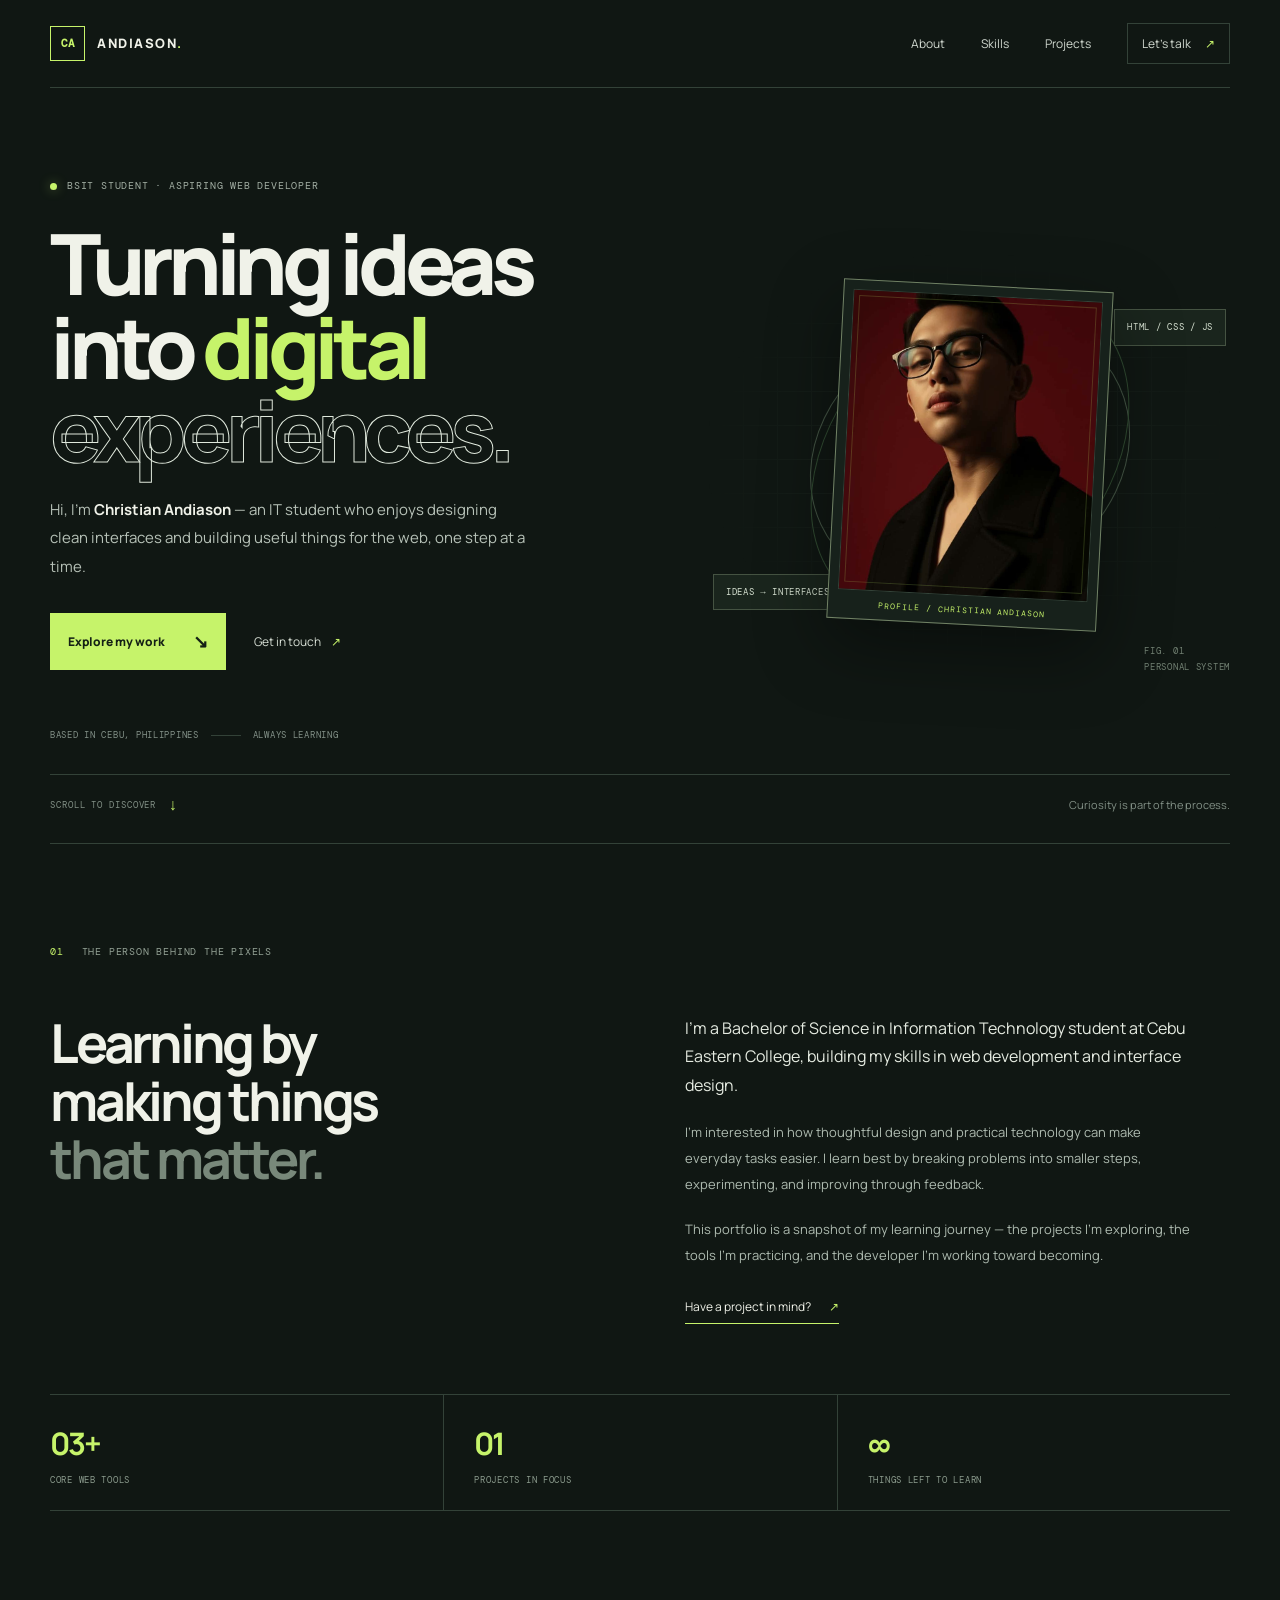
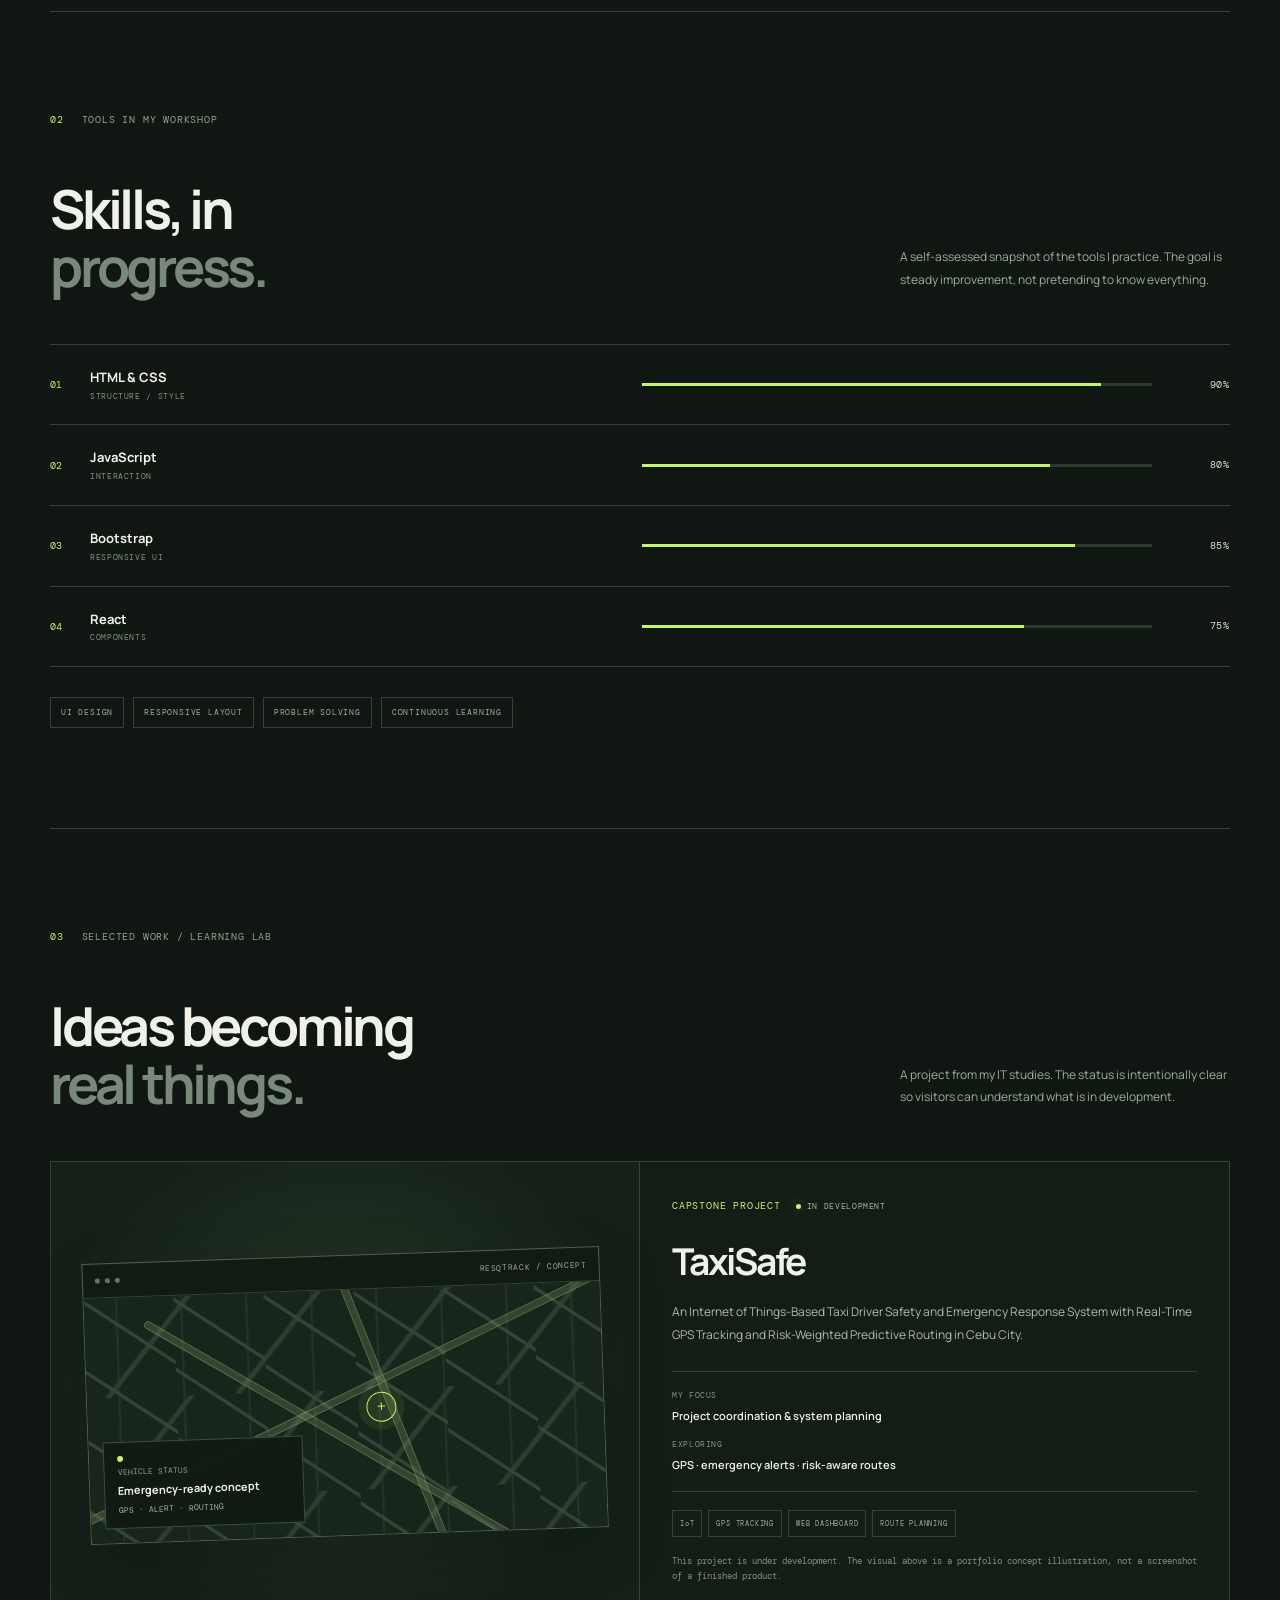
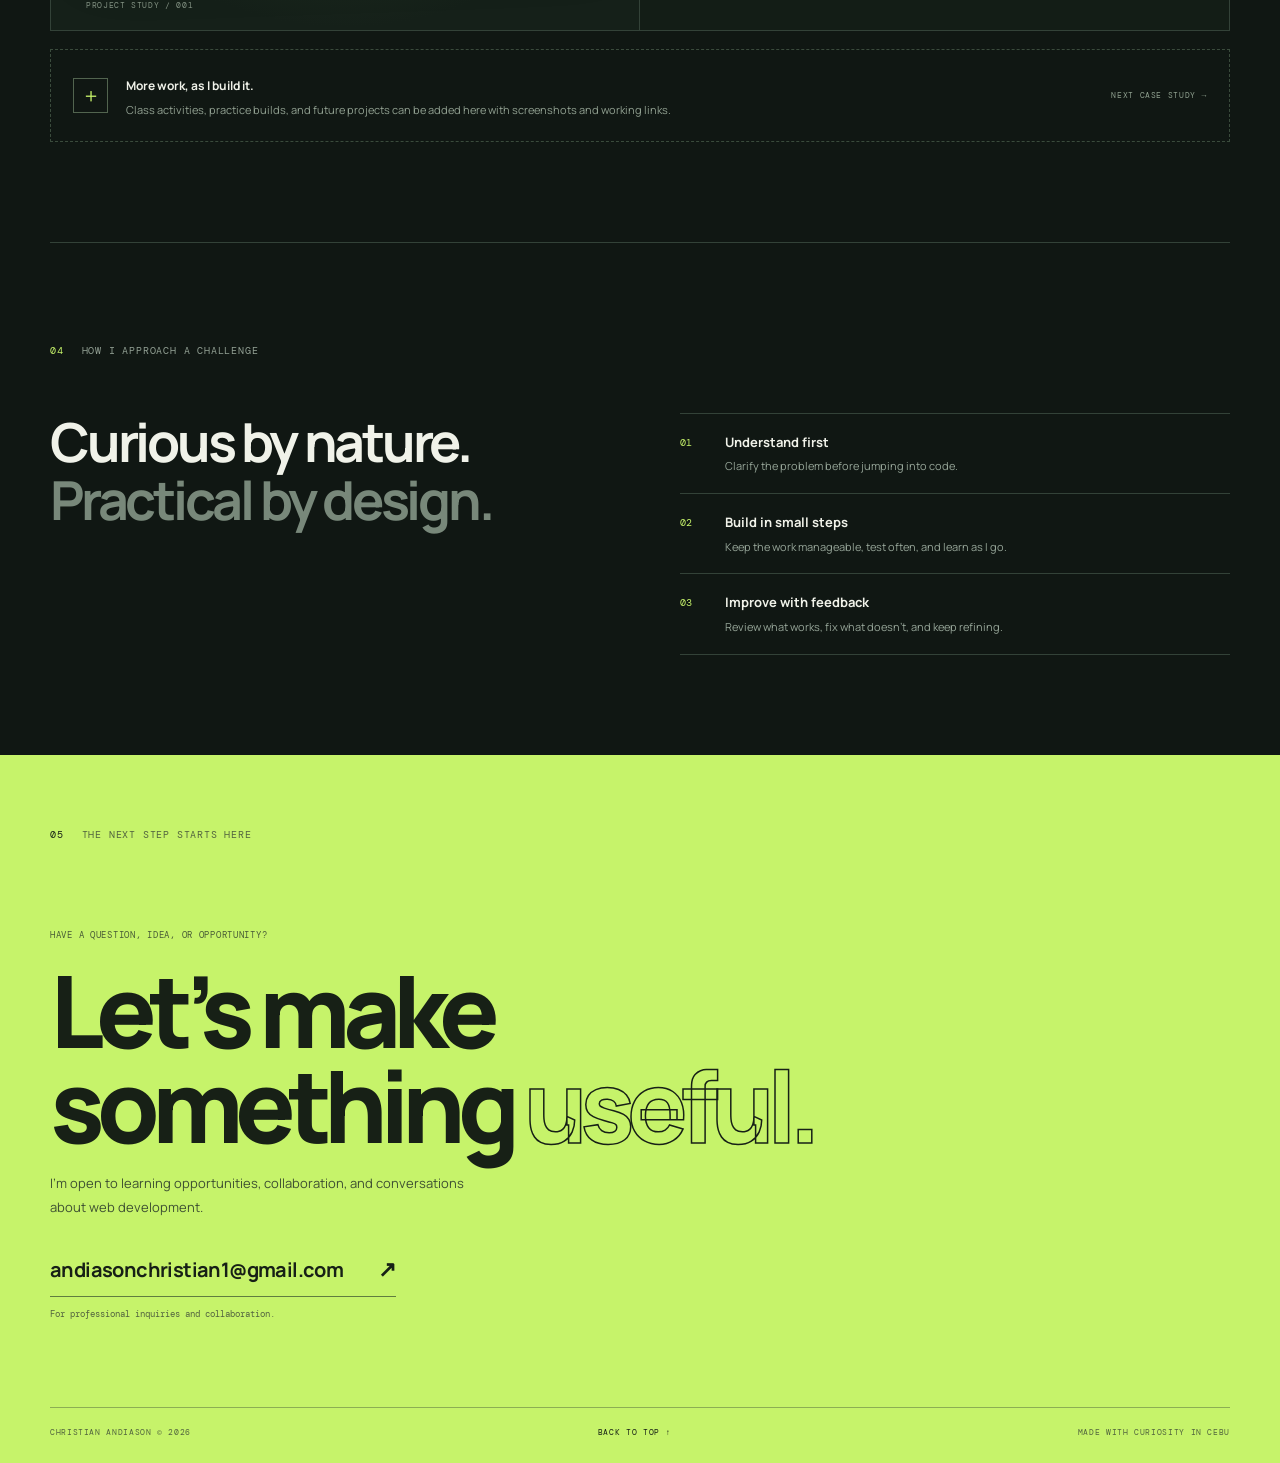
<file: Christian_Andiason_Portfolio_Updated/christian_andiason_portfolio/index.html>
<!DOCTYPE html>
<html lang="en">
<head>
  <meta charset="UTF-8">
  <meta name="viewport" content="width=device-width, initial-scale=1.0">
  <meta name="description" content="Christian Andiason — IT student and aspiring web developer building thoughtful digital experiences.">
  <meta name="theme-color" content="#101713">
  <title>Christian Andiason — Developer Portfolio</title>
  <link rel="preconnect" href="https://fonts.googleapis.com">
  <link rel="preconnect" href="https://fonts.gstatic.com" crossorigin>
  <link href="https://fonts.googleapis.com/css2?family=DM+Mono:wght@400;500&family=Manrope:wght@400;500;600;700;800&display=swap" rel="stylesheet">
  <link rel="stylesheet" href="style.css">
  <script src="script.js" defer></script>
</head>
<body>
  <div class="site-shell">
    <header class="topbar">
      <a class="brand" href="#home" aria-label="Christian Andiason home"><span class="brand-mark">CA</span><span>ANDIASON<span class="brand-dot">.</span></span></a>
      <button class="menu-toggle" aria-label="Open navigation" aria-expanded="false" aria-controls="nav-links"><span></span><span></span></button>
      <nav id="nav-links" class="nav-links" aria-label="Main navigation">
        <a href="#about">About</a><a href="#skills">Skills</a><a href="#projects">Projects</a><a href="#contact" class="nav-contact">Let's talk <span>↗</span></a>
      </nav>
    </header>

    <main>
      <section id="home" class="hero section-wrap">
        <div class="hero-copy">
          <p class="eyebrow"><span class="status-dot"></span> BSIT STUDENT · ASPIRING WEB DEVELOPER</p>
          <h1>Turning ideas<br>into <span class="accent-word">digital</span><br><span class="outline-word">experiences.</span></h1>
          <p class="hero-intro">Hi, I'm <strong>Christian Andiason</strong> — an IT student who enjoys designing clean interfaces and building useful things for the web, one step at a time.</p>
          <div class="hero-actions"><a class="button button-primary" href="#projects">Explore my work <span>↘</span></a><a class="text-link" href="#contact">Get in touch <span>↗</span></a></div>
          <div class="hero-meta"><span>BASED IN CEBU, PHILIPPINES</span><span class="meta-line"></span><span>ALWAYS LEARNING</span></div>
        </div>
        <div class="hero-art" aria-label="Decorative abstract portfolio graphic">
          <div class="art-grid"></div><div class="orbit orbit-one"></div><div class="orbit orbit-two"></div>
          <div class="profile-photo-frame">
            <img src="assets/profile.jpg" alt="Profile photo placeholder for Christian Andiason">
            <span class="profile-photo-caption">PROFILE / CHRISTIAN ANDIASON</span>
          </div>
          <div class="floating-tag tag-top">HTML / CSS / JS</div><div class="floating-tag tag-bottom">IDEAS → INTERFACES</div>
          <div class="art-index">FIG. 01<br>PERSONAL SYSTEM</div>
        </div>
        <div class="hero-bottom"><span>SCROLL TO DISCOVER</span><span class="scroll-arrow">↓</span><span class="hero-bottom-note">Curiosity is part of the process.</span></div>
      </section>

      <section id="about" class="section-wrap about-section">
        <div class="section-kicker"><span>01</span><span>THE PERSON BEHIND THE PIXELS</span></div>
        <div class="about-grid">
          <h2>Learning by<br>making things<br><span class="muted-heading">that matter.</span></h2>
          <div class="about-copy"><p class="lead">I’m a Bachelor of Science in Information Technology student at Cebu Eastern College, building my skills in web development and interface design.</p><p>I’m interested in how thoughtful design and practical technology can make everyday tasks easier. I learn best by breaking problems into smaller steps, experimenting, and improving through feedback.</p><p>This portfolio is a snapshot of my learning journey — the projects I’m exploring, the tools I’m practicing, and the developer I’m working toward becoming.</p><a class="underlined-link" href="#contact">Have a project in mind? <span>↗</span></a></div>
        </div>
        <div class="about-stats"><div><strong>03+</strong><span>CORE WEB TOOLS</span></div><div><strong>01</strong><span>PROJECTS IN FOCUS</span></div><div><strong>∞</strong><span>THINGS LEFT TO LEARN</span></div></div>
      </section>

      <section id="skills" class="section-wrap skills-section">
        <div class="section-kicker"><span>02</span><span>TOOLS IN MY WORKSHOP</span></div>
        <div class="section-heading-row"><h2>Skills, in<br><span class="muted-heading">progress.</span></h2><p class="section-aside">A self-assessed snapshot of the tools I practice. The goal is steady improvement, not pretending to know everything.</p></div>
        <div class="skill-list">
          <div class="skill-row"><div class="skill-name"><span class="skill-number">01</span><strong>HTML & CSS</strong><span class="skill-type">STRUCTURE / STYLE</span></div><div class="skill-track"><span style="--level:90%"></span></div><span class="skill-percent">90%</span></div>
          <div class="skill-row"><div class="skill-name"><span class="skill-number">02</span><strong>JavaScript</strong><span class="skill-type">INTERACTION</span></div><div class="skill-track"><span style="--level:80%"></span></div><span class="skill-percent">80%</span></div>
          <div class="skill-row"><div class="skill-name"><span class="skill-number">03</span><strong>Bootstrap</strong><span class="skill-type">RESPONSIVE UI</span></div><div class="skill-track"><span style="--level:85%"></span></div><span class="skill-percent">85%</span></div>
          <div class="skill-row"><div class="skill-name"><span class="skill-number">04</span><strong>React</strong><span class="skill-type">COMPONENTS</span></div><div class="skill-track"><span style="--level:75%"></span></div><span class="skill-percent">75%</span></div>
        </div>
        <div class="tool-chips"><span>UI DESIGN</span><span>RESPONSIVE LAYOUT</span><span>PROBLEM SOLVING</span><span>CONTINUOUS LEARNING</span></div>
      </section>

      <section id="projects" class="section-wrap projects-section">
        <div class="section-kicker"><span>03</span><span>SELECTED WORK / LEARNING LAB</span></div>
        <div class="section-heading-row"><h2>Ideas becoming<br><span class="muted-heading">real things.</span></h2><p class="section-aside">A project from my IT studies. The status is intentionally clear so visitors can understand what is in development.</p></div>
        <article class="project-card">
          <div class="project-visual">
            <div class="project-window"><div class="window-bar"><i></i><i></i><i></i><span>RESQTRACK / CONCEPT</span></div><div class="mock-map"><div class="map-road road-a"></div><div class="map-road road-b"></div><div class="map-road road-c"></div><div class="map-pin">+</div><div class="map-card"><span class="map-card-dot"></span><span>VEHICLE STATUS</span><strong>Emergency-ready concept</strong><small>GPS · ALERT · ROUTING</small></div></div></div>
            <span class="visual-caption">PROJECT STUDY / 001</span>
          </div>
          <div class="project-details"><div class="project-topline"><span class="project-label">CAPSTONE PROJECT</span><span class="project-status"><i></i> IN DEVELOPMENT</span></div><h3>TaxiSafe</h3><p class="project-summary">An Internet of Things-Based Taxi Driver Safety and Emergency Response System with Real-Time GPS Tracking and Risk-Weighted Predictive Routing in Cebu City.</p><div class="project-facts"><div><span>MY FOCUS</span><strong>Project coordination & system planning</strong></div><div><span>EXPLORING</span><strong>GPS · emergency alerts · risk-aware routes</strong></div></div><div class="project-tags"><span>IoT</span><span>GPS TRACKING</span><span>WEB DASHBOARD</span><span>ROUTE PLANNING</span></div><p class="project-note">This project is under development. The visual above is a portfolio concept illustration, not a screenshot of a finished product.</p></div>
        </article>
        <div class="project-placeholder"><div class="placeholder-icon">＋</div><div><strong>More work, as I build it.</strong><p>Class activities, practice builds, and future projects can be added here with screenshots and working links.</p></div><span class="coming-soon">NEXT CASE STUDY →</span></div>
      </section>

      <section class="section-wrap approach-section">
        <div class="section-kicker"><span>04</span><span>HOW I APPROACH A CHALLENGE</span></div>
        <div class="approach-grid"><h2>Curious by nature.<br><span class="muted-heading">Practical by design.</span></h2><div class="approach-items"><div><span>01</span><strong>Understand first</strong><p>Clarify the problem before jumping into code.</p></div><div><span>02</span><strong>Build in small steps</strong><p>Keep the work manageable, test often, and learn as I go.</p></div><div><span>03</span><strong>Improve with feedback</strong><p>Review what works, fix what doesn’t, and keep refining.</p></div></div></div>
      </section>

      <section id="contact" class="contact-section">
        <div class="section-wrap contact-inner"><div class="section-kicker"><span>05</span><span>THE NEXT STEP STARTS HERE</span></div><p class="contact-overline">HAVE A QUESTION, IDEA, OR OPPORTUNITY?</p><h2>Let’s make<br>something <span>useful.</span></h2><p class="contact-copy">I’m open to learning opportunities, collaboration, and conversations about web development.</p><a class="contact-email" href="mailto:andiasonchristian1@gmail.com">andiasonchristian1@gmail.com <span>↗</span></a><p class="email-note">For professional inquiries and collaboration.</p><div class="contact-footer"><span>CHRISTIAN ANDIASON © <span id="year">2026</span></span><a href="#home">BACK TO TOP ↑</a><span>MADE WITH CURIOSITY IN CEBU</span></div></div>
      </section>
    </main>
  </div>
</body>
</html>
</file>
<file: Christian_Andiason_Portfolio_Updated/christian_andiason_portfolio/style.css>
:root{--bg:#101713;--panel:#17211b;--ink:#f0f2e9;--muted:#a3afa4;--line:#334238;--lime:#c6f36a;--lime-dark:#92bd3c;--mono:"DM Mono",monospace;--sans:"Manrope",Arial,sans-serif}*{box-sizing:border-box}html{scroll-behavior:smooth;scroll-padding-top:90px}body{margin:0;background:var(--bg);color:var(--ink);font-family:var(--sans);line-height:1.6}a{color:inherit;text-decoration:none}.site-shell{overflow:hidden}.section-wrap,.topbar{width:min(1180px,calc(100% - 64px));margin-inline:auto}.topbar{height:88px;display:flex;align-items:center;justify-content:space-between;border-bottom:1px solid var(--line)}.brand{display:flex;align-items:center;gap:12px;font-size:13px;font-weight:800;letter-spacing:.12em}.brand-mark{display:grid;place-items:center;width:35px;height:35px;border:1px solid var(--lime);color:var(--lime);font-family:var(--mono);font-size:11px;letter-spacing:0}.brand-dot{color:var(--lime)}.nav-links{display:flex;align-items:center;gap:36px;font-size:12px;color:#d1d9d0}.nav-links a{transition:color .2s}.nav-links a:hover,.text-link:hover{color:var(--lime)}.nav-contact{border:1px solid var(--line);padding:10px 14px}.nav-contact span{color:var(--lime);margin-left:12px}.menu-toggle{display:none;background:none;border:0}.hero{min-height:650px;padding-top:80px;display:grid;grid-template-columns:1.1fr .9fr;position:relative;align-items:center;padding-bottom:100px}.eyebrow,.section-kicker,.hero-meta,.floating-tag,.art-index,.core-small,.project-label,.project-status,.project-facts span,.project-tags,.project-note,.visual-caption,.coming-soon,.contact-overline,.email-note,.contact-footer,.skill-type,.skill-percent,.tool-chips{font-family:var(--mono);font-size:10px;letter-spacing:.08em}.eyebrow{color:var(--muted);display:flex;align-items:center;gap:10px}.status-dot,.project-status i{display:inline-block;width:7px;height:7px;border-radius:50%;background:var(--lime);box-shadow:0 0 12px #c6f36a66}.hero h1{font-size:clamp(54px,6.6vw,88px);line-height:.99;letter-spacing:-.075em;margin:27px 0 24px;font-weight:800}.accent-word{color:var(--lime)}.outline-word{color:transparent;-webkit-text-stroke:1px #dfe8dc}.hero-intro{max-width:475px;color:#b6c1b7;font-size:15px;line-height:1.9}.hero-intro strong{color:var(--ink)}.hero-actions{display:flex;align-items:center;gap:28px;margin-top:32px}.button{display:inline-flex;align-items:center;gap:28px;padding:14px 18px;font-size:12px;font-weight:800}.button-primary{background:var(--lime);color:#142015}.button-primary span{font-size:18px}.text-link{font-size:12px;color:#d6ded4}.text-link span{color:var(--lime);margin-left:8px}.hero-meta{display:flex;align-items:center;gap:12px;margin-top:58px;color:#839188;font-size:9px}.meta-line{height:1px;width:30px;background:var(--line)}.hero-art{height:440px;position:relative;display:grid;place-items:center;margin-left:10px}.art-grid{position:absolute;inset:20px 0;background-image:linear-gradient(#2c3a30 1px,transparent 1px),linear-gradient(90deg,#2c3a30 1px,transparent 1px);background-size:34px 34px;opacity:.5;mask-image:radial-gradient(ellipse,black,transparent 72%)}.orbit{position:absolute;border:1px solid #435444;border-radius:50%;transform:rotate(-25deg)}.orbit-one{width:330px;height:270px}.orbit-two{width:270px;height:370px;transform:rotate(42deg);border-color:#304a31}.profile-photo-frame{position:relative;z-index:3;width:clamp(190px,22vw,270px);height:clamp(250px,29vw,340px);padding:9px;border:1px solid #718265;background:#17211b;box-shadow:0 24px 70px #0006;transform:rotate(3deg);display:flex;flex-direction:column;gap:9px}.profile-photo-frame img{display:block;width:100%;height:100%;min-height:0;object-fit:cover;object-position:center;border:1px solid #334238;background:#1d2a20}.profile-photo-caption{font:8px var(--mono);letter-spacing:.12em;color:var(--lime);text-align:center;white-space:nowrap}.profile-photo-frame:after{content:"";position:absolute;inset:15px 15px 36px;border:1px solid #c6f36a30;pointer-events:none}@media(max-width:560px){.profile-photo-frame{width:190px;height:250px}.profile-photo-caption{font-size:7px}}.art-core{width:205px;height:205px;border-radius:50%;border:1px solid #566a48;background:radial-gradient(circle at 40% 35%,#2a3d2a,#17251a 65%);box-shadow:0 0 70px #b5ed5b12,inset 0 0 40px #c6f36a0c;display:flex;flex-direction:column;align-items:center;justify-content:center;z-index:1}.core-small{font-size:8px;color:#9cae97}.core-big{font-size:72px;line-height:1.2;font-weight:800;letter-spacing:-.1em}.core-big span{color:var(--lime)}.floating-tag{position:absolute;z-index:2;background:#1a251d;border:1px solid #455342;padding:10px 12px;font-size:9px;color:#d7e2d2}.tag-top{top:74px;right:4px}.tag-bottom{bottom:65px;left:4px}.art-index{position:absolute;right:0;bottom:0;color:#728173;font-size:9px;line-height:1.8}.hero-bottom{position:absolute;bottom:25px;left:0;right:0;border-top:1px solid var(--line);padding-top:17px;display:flex;align-items:center;gap:12px;color:#829086;font-family:var(--mono);font-size:9px;letter-spacing:.1em}.scroll-arrow{color:var(--lime);font-size:16px}.hero-bottom-note{margin-left:auto;letter-spacing:0;font-family:var(--sans);font-size:11px}.about-section,.skills-section,.projects-section,.approach-section{padding-top:100px;padding-bottom:100px;border-top:1px solid var(--line)}.section-kicker{display:flex;gap:18px;color:#92a094}.section-kicker span:first-child{color:var(--lime)}.about-grid{display:grid;grid-template-columns:1fr 1fr;gap:90px;margin-top:54px}.about-grid h2,.section-heading-row h2,.approach-grid h2{font-size:clamp(36px,4.2vw,57px);line-height:1.08;letter-spacing:-.06em;margin:0;font-weight:700}.muted-heading{color:#78887a}.about-copy{max-width:510px}.about-copy p{color:#aebbb0;font-size:13px;line-height:2;margin:0 0 19px}.about-copy .lead{font-size:16px;color:#e5ebe1;line-height:1.8}.underlined-link{display:inline-block;margin-top:10px;padding-bottom:7px;border-bottom:1px solid var(--lime);font-size:12px}.underlined-link span{color:var(--lime);margin-left:16px}.about-stats{display:grid;grid-template-columns:repeat(3,1fr);margin-top:70px;border-top:1px solid var(--line);border-bottom:1px solid var(--line)}.about-stats div{padding:24px 0;display:flex;flex-direction:column;gap:5px}.about-stats div+div{border-left:1px solid var(--line);padding-left:30px}.about-stats strong{font-size:31px;letter-spacing:-.06em;color:var(--lime)}.about-stats span{font:9px var(--mono);color:#8b9b8d;letter-spacing:.08em}.section-heading-row{display:flex;align-items:end;justify-content:space-between;margin-top:52px;margin-bottom:48px;gap:30px}.section-aside{max-width:330px;color:#9eada0;font-size:12px;line-height:1.9;margin:0 0 4px}.skill-list{border-top:1px solid var(--line)}.skill-row{display:grid;grid-template-columns:1.1fr 1fr 48px;align-items:center;gap:30px;padding:22px 0;border-bottom:1px solid var(--line)}.skill-name{display:grid;grid-template-columns:28px auto;align-items:center;gap:2px 12px}.skill-number{grid-row:span 2;color:var(--lime);font:10px var(--mono)}.skill-name strong{font-size:13px}.skill-type{font-size:8px;color:#819083}.skill-track{height:3px;background:#2a382d;overflow:hidden}.skill-track span{display:block;height:100%;width:var(--level);background:var(--lime)}.skill-percent{text-align:right;color:#dbe4d8}.tool-chips{display:flex;gap:9px;flex-wrap:wrap;margin-top:30px}.tool-chips span,.project-tags span{border:1px solid var(--line);padding:8px 10px;color:#9eada0;font-size:8px}.project-card{display:grid;grid-template-columns:1fr 1fr;border:1px solid var(--line);background:#131d16}.project-visual{padding:35px;position:relative;min-height:410px;display:flex;align-items:center;background:radial-gradient(ellipse at 50% 45%,#273a27,#152019 70%);border-right:1px solid var(--line)}.project-window{width:100%;border:1px solid #52614c;background:#111b14;box-shadow:0 20px 60px #0003;transform:rotate(-2deg)}.window-bar{height:34px;border-bottom:1px solid #354334;display:flex;align-items:center;gap:5px;padding:0 12px}.window-bar i{height:5px;width:5px;border-radius:50%;background:#637563}.window-bar span{margin-left:auto;font:8px var(--mono);color:#9eaf9b;letter-spacing:.08em}.mock-map{height:245px;position:relative;overflow:hidden;background-color:#18251a;background-image:linear-gradient(35deg,transparent 48%,#344637 49%,#344637 51%,transparent 52%),linear-gradient(130deg,transparent 47%,#2d3e30 48%,#2d3e30 50%,transparent 51%),linear-gradient(90deg,transparent 48%,#253529 49%,#253529 51%,transparent 52%);background-size:90px 70px,130px 100px,65px 65px}.map-road{position:absolute;height:8px;background:#71855e55;border:1px solid #9bb67b55;border-radius:8px}.road-a{width:120%;top:42%;left:-10%;transform:rotate(-24deg)}.road-b{width:100%;top:65%;left:4%;transform:rotate(32deg)}.road-c{width:90%;top:24%;left:10%;transform:rotate(70deg)}.map-pin{position:absolute;top:42%;left:54%;height:30px;width:30px;border:1px solid var(--lime);border-radius:50%;display:grid;place-items:center;color:var(--lime);background:#c6f36a18;box-shadow:0 0 0 8px #c6f36a12}.map-card{position:absolute;left:14px;bottom:14px;width:200px;padding:13px;background:#101812ed;border:1px solid #3d503d;display:flex;flex-direction:column;gap:5px}.map-card-dot{height:6px;width:6px;background:var(--lime);border-radius:50%}.map-card span:nth-child(2){font:8px var(--mono);color:#8fa18e}.map-card strong{font-size:11px}.map-card small{font:8px var(--mono);color:#a7b8a2}.visual-caption{position:absolute;bottom:18px;left:35px;color:#839283;font-size:8px}.project-details{padding:36px 32px;display:flex;flex-direction:column;align-items:flex-start}.project-topline{display:flex;align-items:center;gap:15px;flex-wrap:wrap}.project-label{color:var(--lime)}.project-status{color:#a5b49f;font-size:8px;display:flex;align-items:center;gap:6px}.project-status i{width:5px;height:5px}.project-details h3{font-size:37px;letter-spacing:-.06em;margin:18px 0 10px}.project-summary{color:#aebbb0;font-size:12px;line-height:1.9;margin:0 0 24px}.project-facts{width:100%;display:grid;gap:14px;padding:17px 0;border-top:1px solid var(--line);border-bottom:1px solid var(--line)}.project-facts div{display:flex;flex-direction:column;gap:5px}.project-facts span{color:#849585;font-size:8px}.project-facts strong{font-size:11px;font-weight:600}.project-tags{display:flex;flex-wrap:wrap;gap:6px;margin-top:18px}.project-tags span{font-size:7px;padding:7px}.project-note{font-size:9px;letter-spacing:0;line-height:1.7;color:#809082;margin-top:17px}.project-placeholder{margin-top:18px;border:1px dashed #3a4b3c;padding:22px;display:flex;align-items:center;gap:18px}.placeholder-icon{width:35px;height:35px;border:1px solid #52644f;display:grid;place-items:center;color:var(--lime);font-size:20px}.project-placeholder strong{font-size:12px}.project-placeholder p{font-size:11px;color:#91a091;margin:4px 0 0}.coming-soon{margin-left:auto;color:#8fa08f;font-size:8px;white-space:nowrap}.approach-grid{display:grid;grid-template-columns:1fr 1fr;gap:80px;margin-top:54px}.approach-items{border-top:1px solid var(--line)}.approach-items div{display:grid;grid-template-columns:35px 1fr;gap:0 10px;padding:18px 0;border-bottom:1px solid var(--line)}.approach-items span{grid-row:span 2;color:var(--lime);font:10px var(--mono);padding-top:4px}.approach-items strong{font-size:13px}.approach-items p{font-size:11px;color:#96a598;margin:5px 0 0}.contact-section{background:var(--lime);color:#172016}.contact-inner{padding-top:72px;padding-bottom:25px}.contact-section .section-kicker{color:#52633f}.contact-section .section-kicker span:first-child{color:#172016}.contact-overline{margin-top:85px;color:#485b36;font-size:9px}.contact-section h2{font-size:clamp(56px,8vw,100px);line-height:.95;letter-spacing:-.08em;margin:20px 0;font-weight:800}.contact-section h2 span{color:transparent;-webkit-text-stroke:1.5px #172016}.contact-copy{font-size:13px;max-width:420px;color:#3e5032;line-height:1.8}.contact-email{display:inline-flex;align-items:center;gap:35px;margin-top:20px;padding-bottom:9px;border-bottom:1px solid #607d3e;font-size:clamp(14px,2vw,20px);font-weight:700;letter-spacing:-.03em}.contact-email span{font-size:22px}.email-note{font-size:9px;letter-spacing:0;color:#52633f;margin-top:10px}.contact-footer{display:flex;justify-content:space-between;gap:20px;border-top:1px solid #8cae53;margin-top:85px;padding-top:18px;color:#52643e;font-size:8px}.contact-footer a{color:#172016}.contact-footer a:hover{text-decoration:underline}
@media(max-width:850px){.section-wrap,.topbar{width:min(100% - 40px,680px)}.hero{grid-template-columns:1fr;padding-top:65px;min-height:auto}.hero-art{height:360px;margin:30px 0 0}.hero-bottom{position:relative;bottom:auto;margin-top:10px}.about-grid,.approach-grid{grid-template-columns:1fr;gap:35px}.section-heading-row{align-items:flex-start;flex-direction:column;gap:20px}.project-card{grid-template-columns:1fr}.project-visual{border-right:0;border-bottom:1px solid var(--line);min-height:350px}.project-details{padding:28px}.skill-row{grid-template-columns:1fr 1fr 40px;gap:16px}.skill-name{grid-column:1/-1}.about-section,.skills-section,.projects-section,.approach-section{padding-top:75px;padding-bottom:75px}.contact-overline{margin-top:65px}.contact-footer{flex-wrap:wrap}.contact-footer span:last-child{display:none}}
@media(max-width:560px){.section-wrap,.topbar{width:calc(100% - 36px)}.topbar{height:72px}.menu-toggle{display:flex;flex-direction:column;gap:5px;padding:8px}.menu-toggle span{width:23px;height:2px;background:var(--ink);display:block}.nav-links{display:none;position:absolute;z-index:10;top:71px;left:0;right:0;padding:20px;background:#17211b;border-bottom:1px solid var(--line);flex-direction:column;align-items:stretch;gap:0}.nav-links.is-open{display:flex}.nav-links a{padding:13px 5px;border-bottom:1px solid #2a392d}.nav-links .nav-contact{border:0}.hero{padding-top:55px;padding-bottom:30px}.hero h1{font-size:clamp(48px,14vw,72px)}.hero-intro{font-size:13px}.hero-actions{gap:18px;flex-wrap:wrap}.hero-meta{margin-top:38px;font-size:7px;gap:8px}.hero-art{height:310px}.orbit-one{width:260px;height:220px}.orbit-two{width:210px;height:290px}.art-core{width:160px;height:160px}.core-big{font-size:56px}.tag-top{right:0;top:38px}.tag-bottom{bottom:34px;left:0}.art-index{font-size:7px}.hero-bottom{font-size:7px}.hero-bottom-note{font-size:9px}.about-grid{margin-top:35px}.about-grid h2,.section-heading-row h2,.approach-grid h2{font-size:39px}.about-stats{margin-top:45px}.about-stats div+div{padding-left:13px}.about-stats strong{font-size:25px}.about-stats span{font-size:7px}.skill-row{grid-template-columns:1fr 35px;gap:12px}.skill-name{grid-column:1/-1}.skill-track{grid-column:1}.skill-percent{grid-column:2;grid-row:2}.project-visual{padding:20px;min-height:290px}.mock-map{height:200px}.visual-caption{left:20px;bottom:12px}.project-details{padding:23px 20px}.project-details h3{font-size:32px}.project-placeholder{align-items:flex-start;flex-wrap:wrap}.coming-soon{margin-left:53px}.contact-section h2{font-size:58px}.contact-email{font-size:14px;gap:15px}.contact-footer{font-size:7px}.contact-footer span:first-child{width:100%}}
@media(prefers-reduced-motion:reduce){html{scroll-behavior:auto}*,*::before,*::after{transition:none!important}}
</file>
